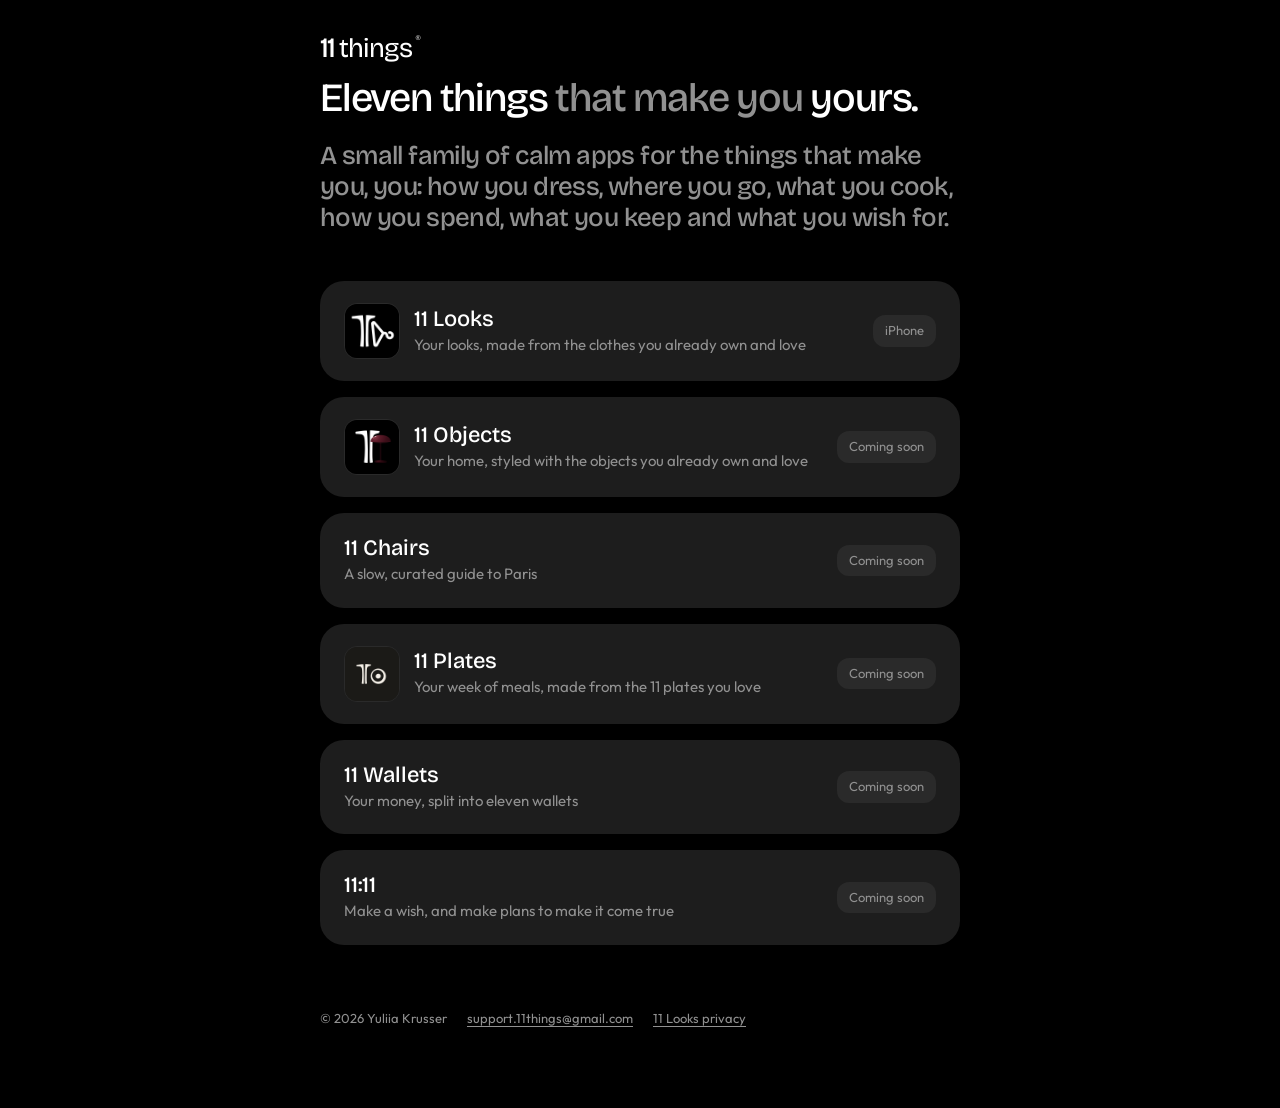
<file: index.html>
<!DOCTYPE html>
<html lang="en">
<head>
<meta charset="utf-8">
<meta name="viewport" content="width=device-width, initial-scale=1">
<title>11 things</title>
<meta name="description" content="A small family of apps built around a limit of eleven: the things that make you yours.">
<link rel="preconnect" href="https://fonts.googleapis.com">
<link rel="preconnect" href="https://fonts.gstatic.com" crossorigin>
<link href="https://fonts.googleapis.com/css2?family=Bricolage+Grotesque:opsz,wght@12..96,400;12..96,500&family=Outfit:wght@400;500&display=swap" rel="stylesheet">
<link rel="stylesheet" href="style.css">
</head>
<body>
<main>
<a class="mark" href="./" aria-label="11 things"><b>11</b><span>things</span><sup>®</sup></a>

<h1>Eleven things <span class="grey">that make you</span> yours.</h1>
<p class="lead"><span class="grey">A small family of calm apps for the things that make you, you: how you dress, where you go, what you cook, how you spend, what you keep and what you wish for.</span></p>

<div class="apps">
  <a class="card app" href="11looks/">
    <img class="icon" src="11looks/icon.png" alt="" width="56" height="56">
    <div style="flex:1"><div class="name">11 Looks</div><div class="what">Your looks, made from the clothes you already own and love</div></div>
    <span class="tag">iPhone</span>
  </a>
  <a class="card app" href="11objects/">
    <img class="icon" src="11objects/icon.png" alt="" width="56" height="56">
    <div style="flex:1"><div class="name">11 Objects</div><div class="what">Your home, styled with the objects you already own and love</div></div>
    <span class="tag">Coming soon</span>
  </a>
  <div class="card app">
    <div><div class="name">11 Chairs</div><div class="what">A slow, curated guide to Paris</div></div>
    <span class="tag">Coming soon</span>
  </div>
  <a class="card app" href="11plates/">
    <img class="icon" src="11plates/icon.png" alt="" width="56" height="56">
    <div style="flex:1"><div class="name">11 Plates</div><div class="what">Your week of meals, made from the 11 plates you love</div></div>
    <span class="tag">Coming soon</span>
  </a>
  <div class="card app">
    <div><div class="name">11 Wallets</div><div class="what">Your money, split into eleven wallets</div></div>
    <span class="tag">Coming soon</span>
  </div>
  <div class="card app">
    <div><div class="name">11:11</div><div class="what">Make a wish, and make plans to make it come true</div></div>
    <span class="tag">Coming soon</span>
  </div>
</div>
<footer>
  <span>© 2026 Yuliia Krusser</span>
  <a href="mailto:support.11things@gmail.com">support.11things@gmail.com</a>
  <a href="11looks/privacy/">11 Looks privacy</a>
</footer>
</main>
</body>
</html>
</file>
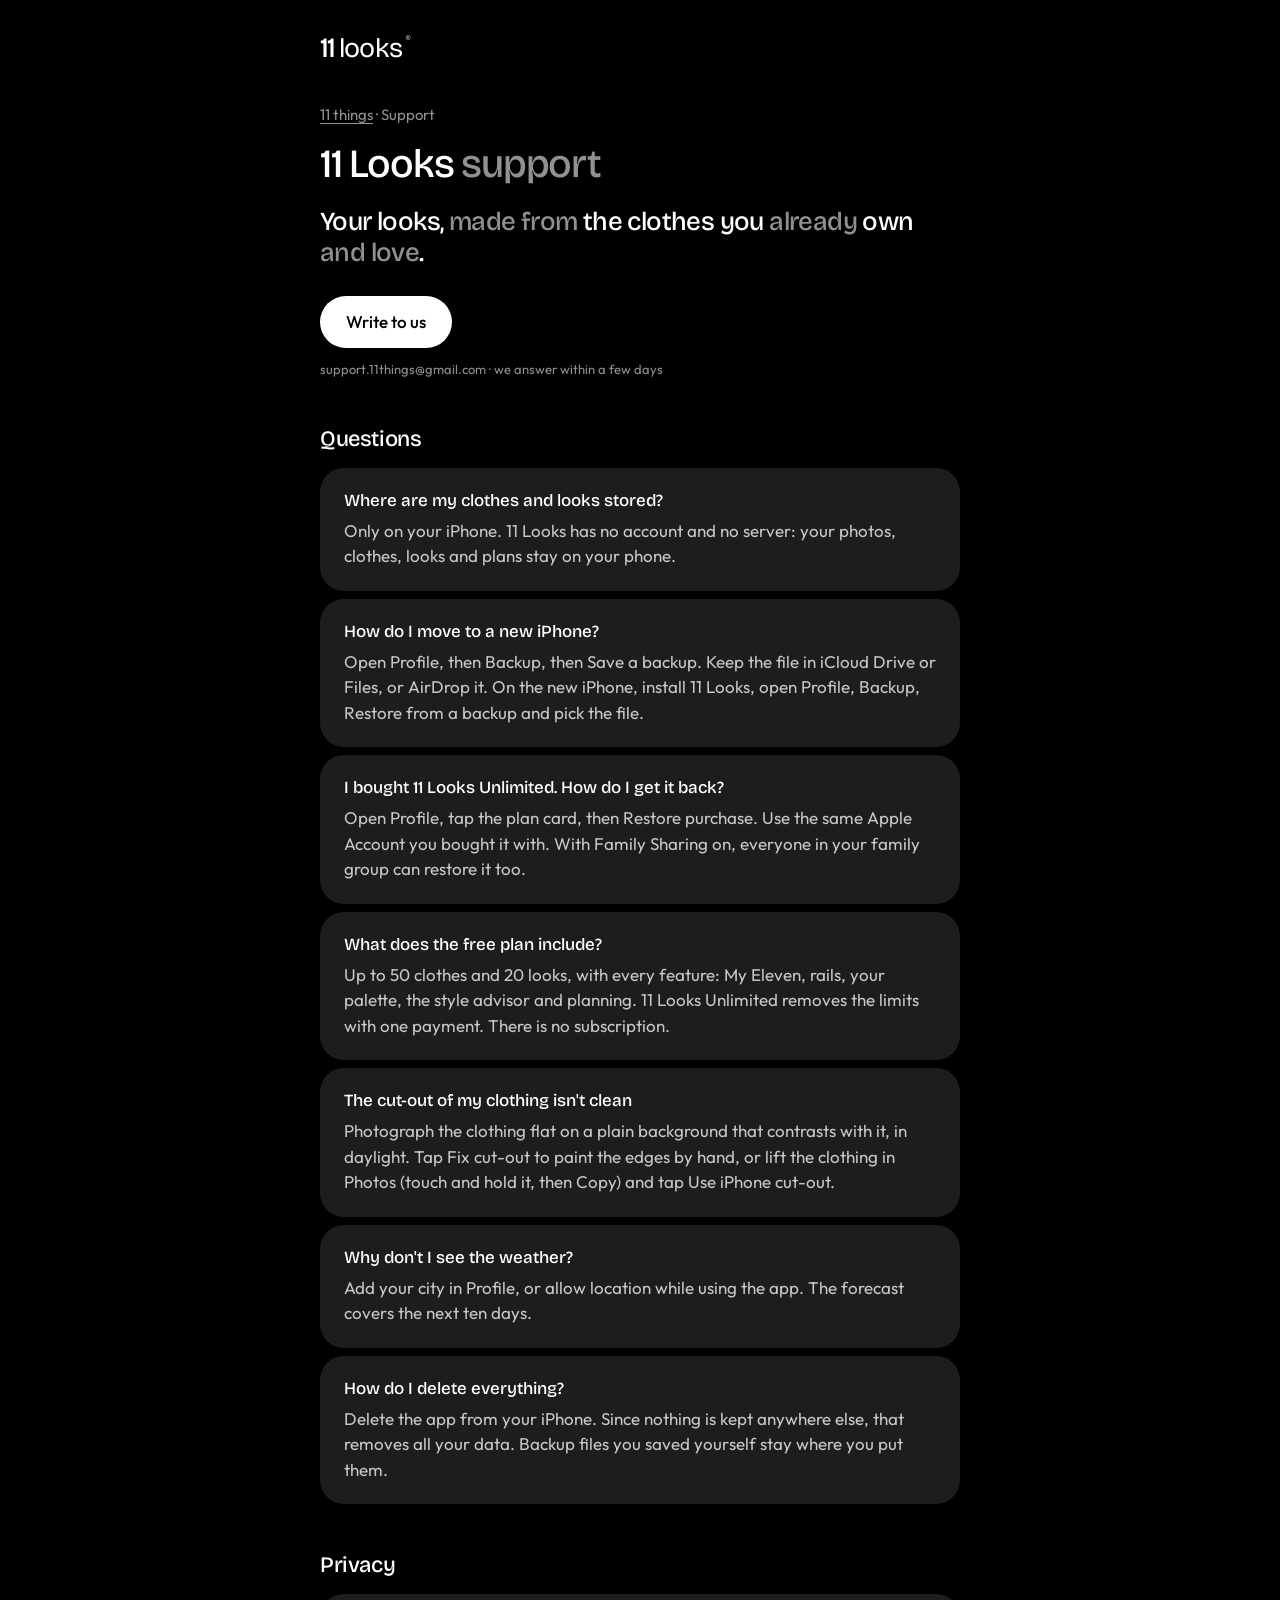
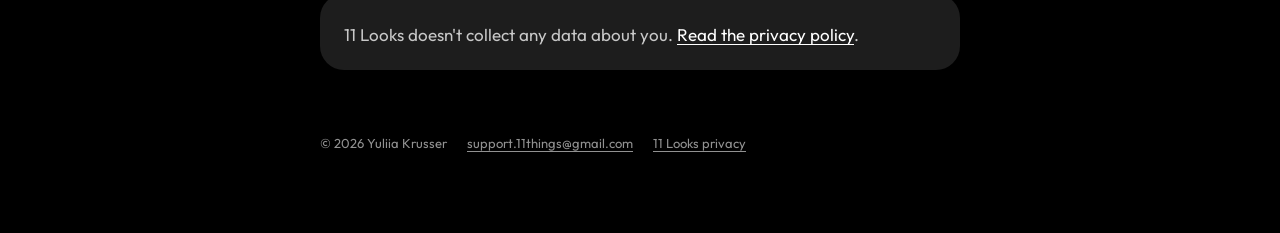
<file: 11looks/index.html>
<!DOCTYPE html>
<html lang="en">
<head>
<meta charset="utf-8">
<meta name="viewport" content="width=device-width, initial-scale=1">
<title>11 Looks: support</title>
<meta name="description" content="Help with 11 Looks, the wardrobe app: backups, purchases, cut-outs, weather and contact.">
<link rel="preconnect" href="https://fonts.googleapis.com">
<link rel="preconnect" href="https://fonts.gstatic.com" crossorigin>
<link href="https://fonts.googleapis.com/css2?family=Bricolage+Grotesque:opsz,wght@12..96,400;12..96,500&family=Outfit:wght@400;500&display=swap" rel="stylesheet">
<link rel="stylesheet" href="../style.css">
</head>
<body>
<main>
<a class="mark" href="../" aria-label="11 looks"><b>11</b><span>looks</span><sup>®</sup></a>

<p class="crumb"><a href="../">11 things</a> · Support</p>
<h1>11 Looks <span class="grey">support</span></h1>
<p class="lead">Your looks, <span class="grey">made from</span> the clothes you <span class="grey">already</span> own <span class="grey">and love</span>.</p>

<a class="pill" href="mailto:support.11things@gmail.com?subject=11%20Looks">Write to us</a>
<p class="small" style="margin-top:12px">support.11things@gmail.com · we answer within a few days</p>

<h2>Questions</h2>

<div class="card">
  <h3>Where are my clothes and looks stored?</h3>
  <p>Only on your iPhone. 11 Looks has no account and no server: your photos, clothes, looks and plans stay on your phone.</p>
</div>

<div class="card">
  <h3>How do I move to a new iPhone?</h3>
  <p>Open Profile, then Backup, then Save a backup. Keep the file in iCloud Drive or Files, or AirDrop it. On the new iPhone, install 11 Looks, open Profile, Backup, Restore from a backup and pick the file.</p>
</div>

<div class="card">
  <h3>I bought 11 Looks Unlimited. How do I get it back?</h3>
  <p>Open Profile, tap the plan card, then Restore purchase. Use the same Apple Account you bought it with. With Family Sharing on, everyone in your family group can restore it too.</p>
</div>

<div class="card">
  <h3>What does the free plan include?</h3>
  <p>Up to 50 clothes and 20 looks, with every feature: My Eleven, rails, your palette, the style advisor and planning. 11 Looks Unlimited removes the limits with one payment. There is no subscription.</p>
</div>

<div class="card">
  <h3>The cut-out of my clothing isn't clean</h3>
  <p>Photograph the clothing flat on a plain background that contrasts with it, in daylight. Tap Fix cut-out to paint the edges by hand, or lift the clothing in Photos (touch and hold it, then Copy) and tap Use iPhone cut-out.</p>
</div>

<div class="card">
  <h3>Why don't I see the weather?</h3>
  <p>Add your city in Profile, or allow location while using the app. The forecast covers the next ten days.</p>
</div>

<div class="card">
  <h3>How do I delete everything?</h3>
  <p>Delete the app from your iPhone. Since nothing is kept anywhere else, that removes all your data. Backup files you saved yourself stay where you put them.</p>
</div>

<h2>Privacy</h2>
<div class="card">
  <p>11 Looks doesn't collect any data about you. <a href="privacy/">Read the privacy policy</a>.</p>
</div>
<footer>
  <span>© 2026 Yuliia Krusser</span>
  <a href="mailto:support.11things@gmail.com">support.11things@gmail.com</a>
  <a href="../11looks/privacy/">11 Looks privacy</a>
</footer>
</main>
</body>
</html>
</file>
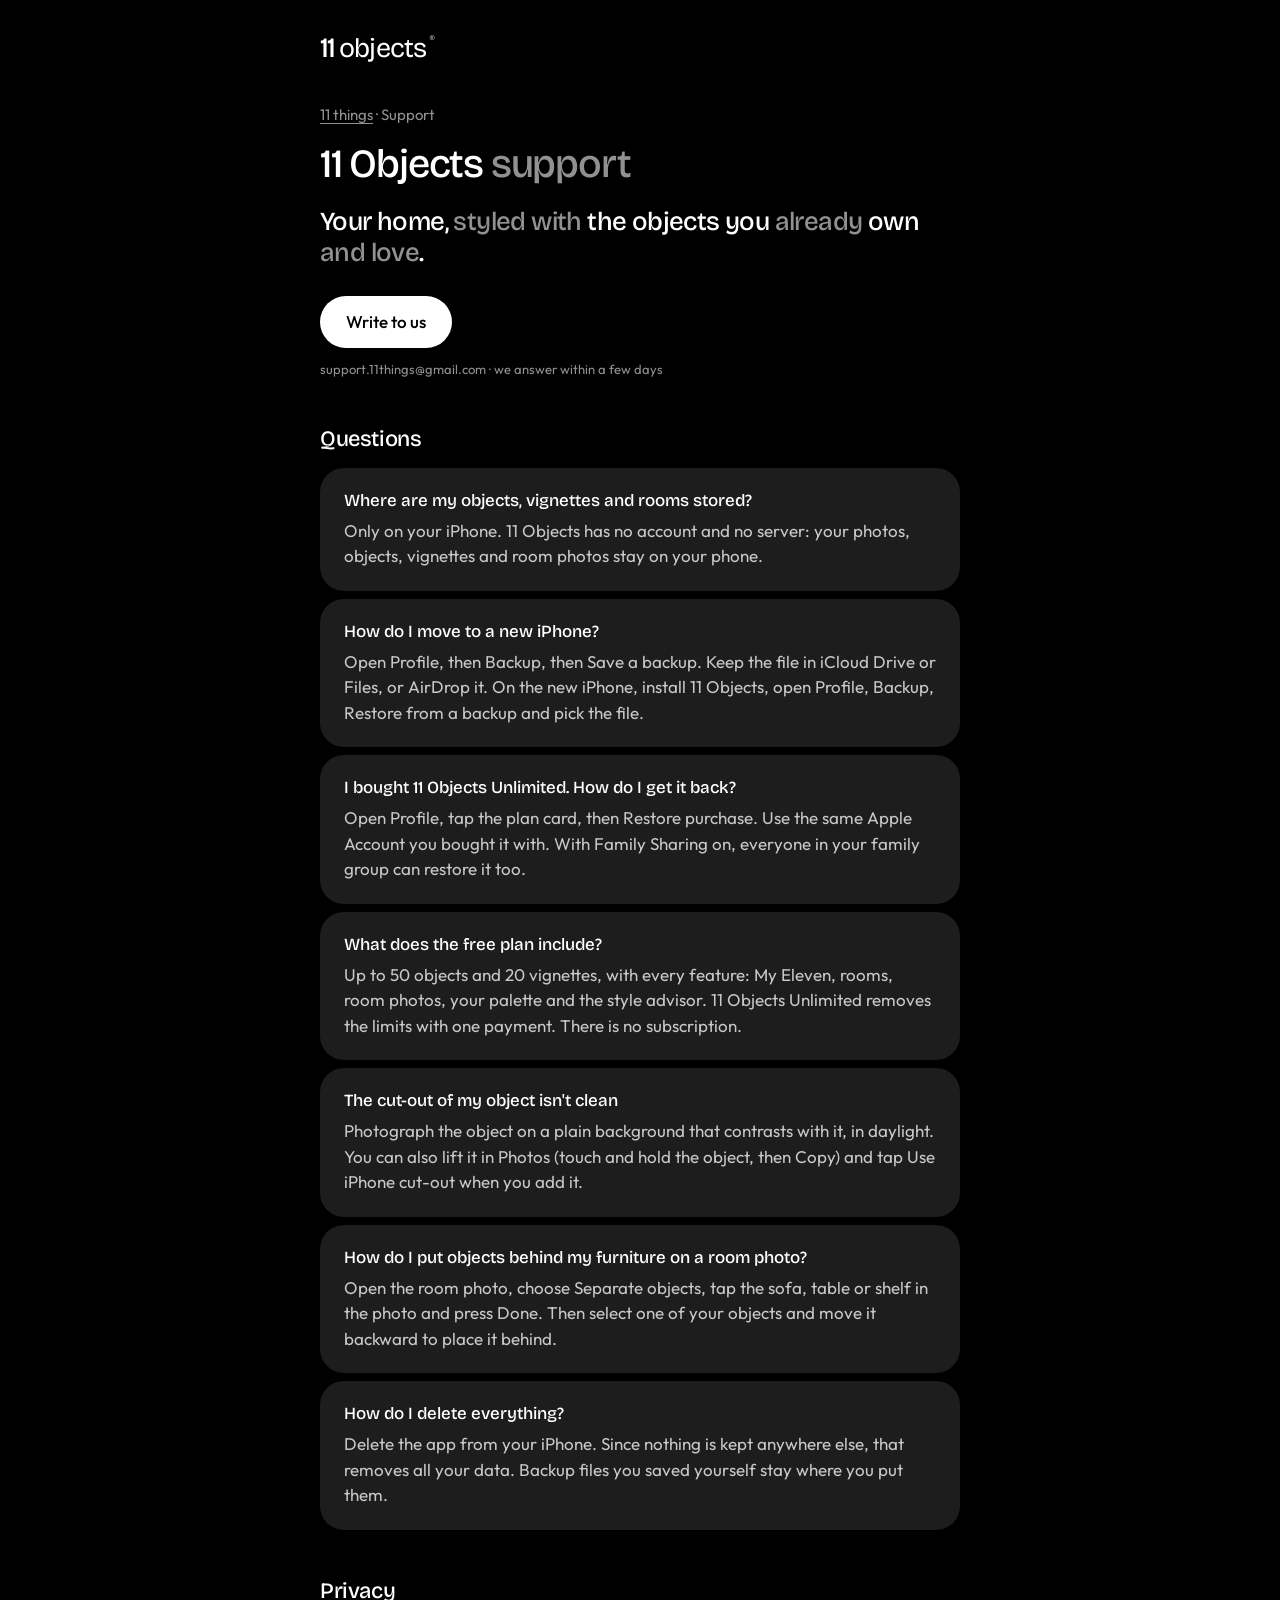
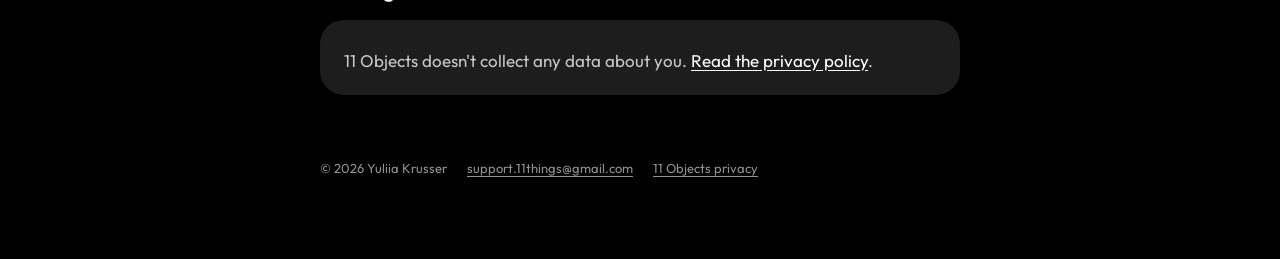
<file: 11objects/index.html>
<!DOCTYPE html>
<html lang="en">
<head>
<meta charset="utf-8">
<meta name="viewport" content="width=device-width, initial-scale=1">
<title>11 Objects: support</title>
<meta name="description" content="Help with 11 Objects, the home styling app: backups, purchases, cut-outs, room photos and contact.">
<link rel="preconnect" href="https://fonts.googleapis.com">
<link rel="preconnect" href="https://fonts.gstatic.com" crossorigin>
<link href="https://fonts.googleapis.com/css2?family=Bricolage+Grotesque:opsz,wght@12..96,400;12..96,500&family=Outfit:wght@400;500&display=swap" rel="stylesheet">
<link rel="stylesheet" href="../style.css">
</head>
<body>
<main>
<a class="mark" href="../" aria-label="11 objects"><b>11</b><span>objects</span><sup>®</sup></a>

<p class="crumb"><a href="../">11 things</a> · Support</p>
<h1>11 Objects <span class="grey">support</span></h1>
<p class="lead">Your home, <span class="grey">styled with</span> the objects you <span class="grey">already</span> own <span class="grey">and love</span>.</p>

<a class="pill" href="mailto:support.11things@gmail.com?subject=11%20Objects">Write to us</a>
<p class="small" style="margin-top:12px">support.11things@gmail.com · we answer within a few days</p>

<h2>Questions</h2>

<div class="card">
  <h3>Where are my objects, vignettes and rooms stored?</h3>
  <p>Only on your iPhone. 11 Objects has no account and no server: your photos, objects, vignettes and room photos stay on your phone.</p>
</div>

<div class="card">
  <h3>How do I move to a new iPhone?</h3>
  <p>Open Profile, then Backup, then Save a backup. Keep the file in iCloud Drive or Files, or AirDrop it. On the new iPhone, install 11 Objects, open Profile, Backup, Restore from a backup and pick the file.</p>
</div>

<div class="card">
  <h3>I bought 11 Objects Unlimited. How do I get it back?</h3>
  <p>Open Profile, tap the plan card, then Restore purchase. Use the same Apple Account you bought it with. With Family Sharing on, everyone in your family group can restore it too.</p>
</div>

<div class="card">
  <h3>What does the free plan include?</h3>
  <p>Up to 50 objects and 20 vignettes, with every feature: My Eleven, rooms, room photos, your palette and the style advisor. 11 Objects Unlimited removes the limits with one payment. There is no subscription.</p>
</div>

<div class="card">
  <h3>The cut-out of my object isn't clean</h3>
  <p>Photograph the object on a plain background that contrasts with it, in daylight. You can also lift it in Photos (touch and hold the object, then Copy) and tap Use iPhone cut-out when you add it.</p>
</div>

<div class="card">
  <h3>How do I put objects behind my furniture on a room photo?</h3>
  <p>Open the room photo, choose Separate objects, tap the sofa, table or shelf in the photo and press Done. Then select one of your objects and move it backward to place it behind.</p>
</div>

<div class="card">
  <h3>How do I delete everything?</h3>
  <p>Delete the app from your iPhone. Since nothing is kept anywhere else, that removes all your data. Backup files you saved yourself stay where you put them.</p>
</div>

<h2>Privacy</h2>
<div class="card">
  <p>11 Objects doesn't collect any data about you. <a href="privacy/">Read the privacy policy</a>.</p>
</div>
<footer>
  <span>© 2026 Yuliia Krusser</span>
  <a href="mailto:support.11things@gmail.com">support.11things@gmail.com</a>
  <a href="../11objects/privacy/">11 Objects privacy</a>
</footer>
</main>
</body>
</html>
</file>
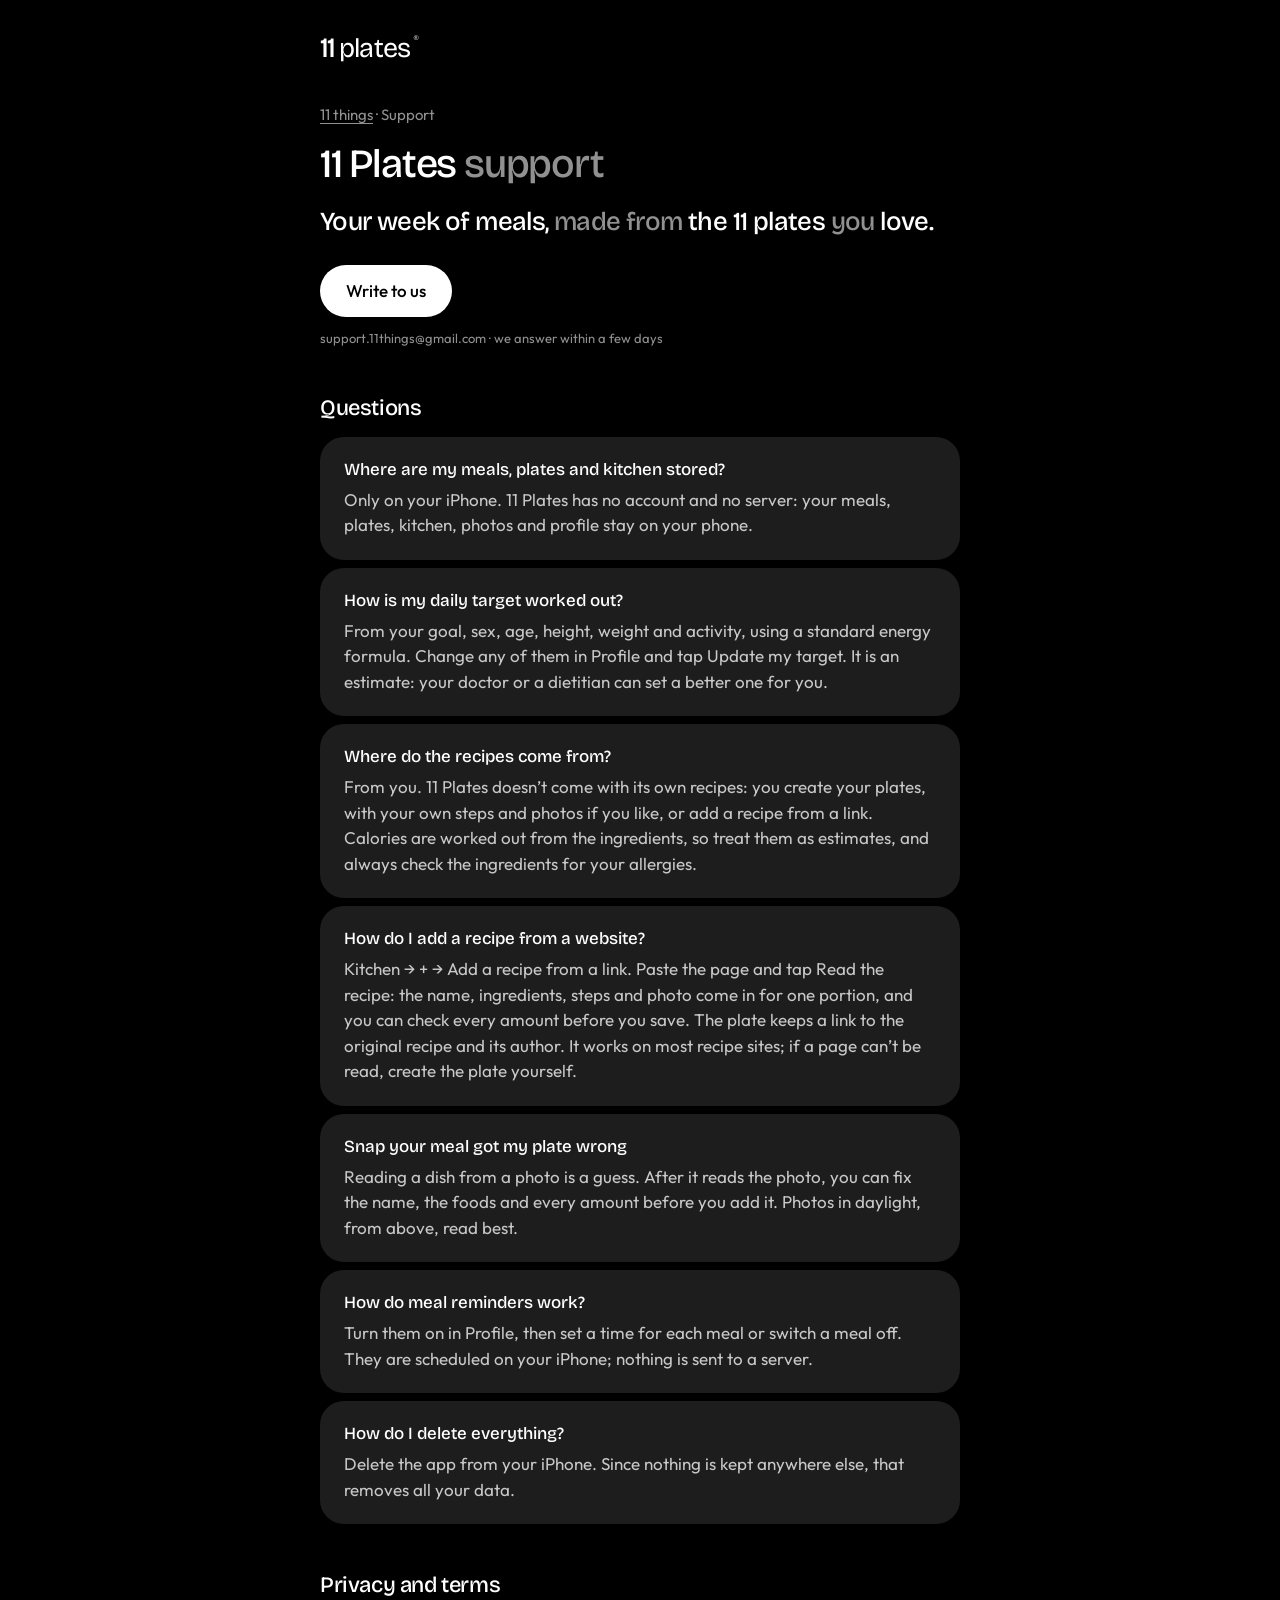
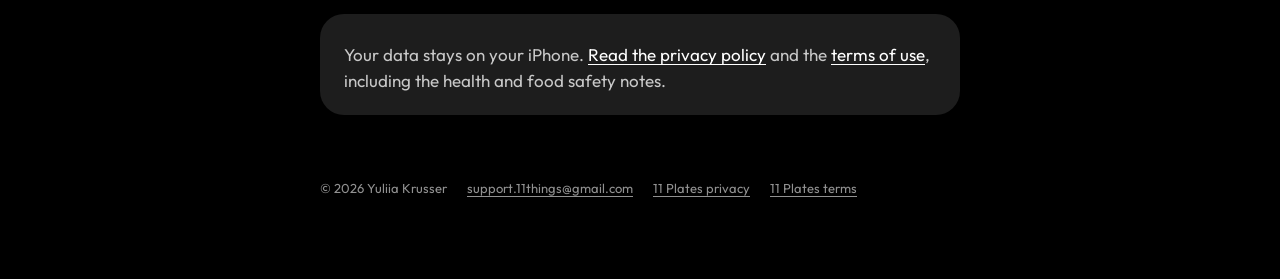
<file: 11plates/index.html>
<!DOCTYPE html>
<html lang="en">
<head>
<meta charset="utf-8">
<meta name="viewport" content="width=device-width, initial-scale=1">
<title>11 Plates: support</title>
<meta name="description" content="Help with 11 Plates, the meal planner: your data, daily target, your recipes, recipes from links, Snap your meal, reminders and contact.">
<link rel="preconnect" href="https://fonts.googleapis.com">
<link rel="preconnect" href="https://fonts.gstatic.com" crossorigin>
<link href="https://fonts.googleapis.com/css2?family=Bricolage+Grotesque:opsz,wght@12..96,400;12..96,500&family=Outfit:wght@400;500&display=swap" rel="stylesheet">
<link rel="stylesheet" href="../style.css">
</head>
<body>
<main>
<a class="mark" href="../" aria-label="11 plates"><b>11</b><span>plates</span><sup>®</sup></a>

<p class="crumb"><a href="../">11 things</a> · Support</p>
<h1>11 Plates <span class="grey">support</span></h1>
<p class="lead">Your week of meals, <span class="grey">made from</span> the 11 plates <span class="grey">you</span> love.</p>

<a class="pill" href="mailto:support.11things@gmail.com?subject=11%20Plates">Write to us</a>
<p class="small" style="margin-top:12px">support.11things@gmail.com · we answer within a few days</p>

<h2>Questions</h2>

<div class="card">
  <h3>Where are my meals, plates and kitchen stored?</h3>
  <p>Only on your iPhone. 11 Plates has no account and no server: your meals, plates, kitchen, photos and profile stay on your phone.</p>
</div>

<div class="card">
  <h3>How is my daily target worked out?</h3>
  <p>From your goal, sex, age, height, weight and activity, using a standard energy formula. Change any of them in Profile and tap Update my target. It is an estimate: your doctor or a dietitian can set a better one for you.</p>
</div>

<div class="card">
  <h3>Where do the recipes come from?</h3>
  <p>From you. 11 Plates doesn’t come with its own recipes: you create your plates, with your own steps and photos if you like, or add a recipe from a link. Calories are worked out from the ingredients, so treat them as estimates, and always check the ingredients for your allergies.</p>
</div>

<div class="card">
  <h3>How do I add a recipe from a website?</h3>
  <p>Kitchen → + → Add a recipe from a link. Paste the page and tap Read the recipe: the name, ingredients, steps and photo come in for one portion, and you can check every amount before you save. The plate keeps a link to the original recipe and its author. It works on most recipe sites; if a page can’t be read, create the plate yourself.</p>
</div>

<div class="card">
  <h3>Snap your meal got my plate wrong</h3>
  <p>Reading a dish from a photo is a guess. After it reads the photo, you can fix the name, the foods and every amount before you add it. Photos in daylight, from above, read best.</p>
</div>

<div class="card">
  <h3>How do meal reminders work?</h3>
  <p>Turn them on in Profile, then set a time for each meal or switch a meal off. They are scheduled on your iPhone; nothing is sent to a server.</p>
</div>

<div class="card">
  <h3>How do I delete everything?</h3>
  <p>Delete the app from your iPhone. Since nothing is kept anywhere else, that removes all your data.</p>
</div>

<h2>Privacy and terms</h2>
<div class="card">
  <p>Your data stays on your iPhone. <a href="privacy/">Read the privacy policy</a> and the <a href="terms/">terms of use</a>, including the health and food safety notes.</p>
</div>
<footer>
  <span>© 2026 Yuliia Krusser</span>
  <a href="mailto:support.11things@gmail.com">support.11things@gmail.com</a>
  <a href="../11plates/privacy/">11 Plates privacy</a>
  <a href="../11plates/terms/">11 Plates terms</a>
</footer>
</main>
</body>
</html>
</file>
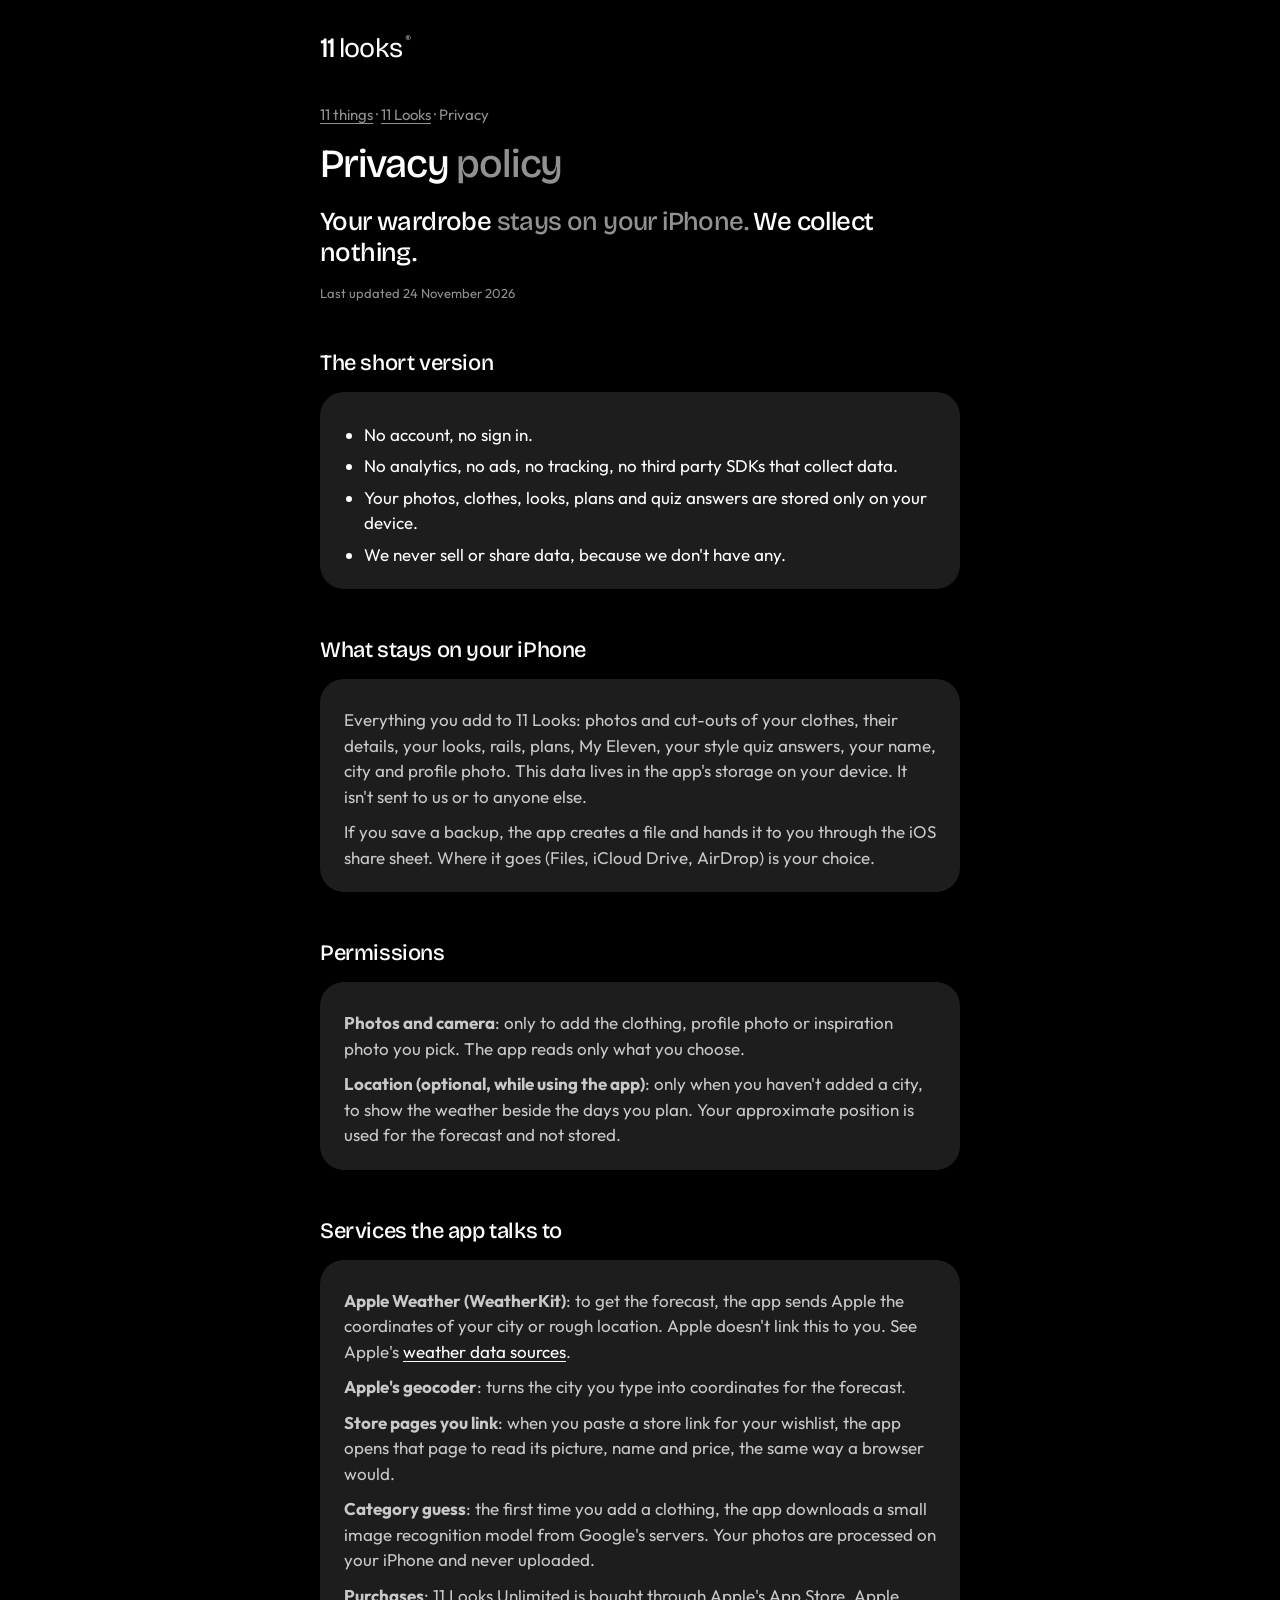
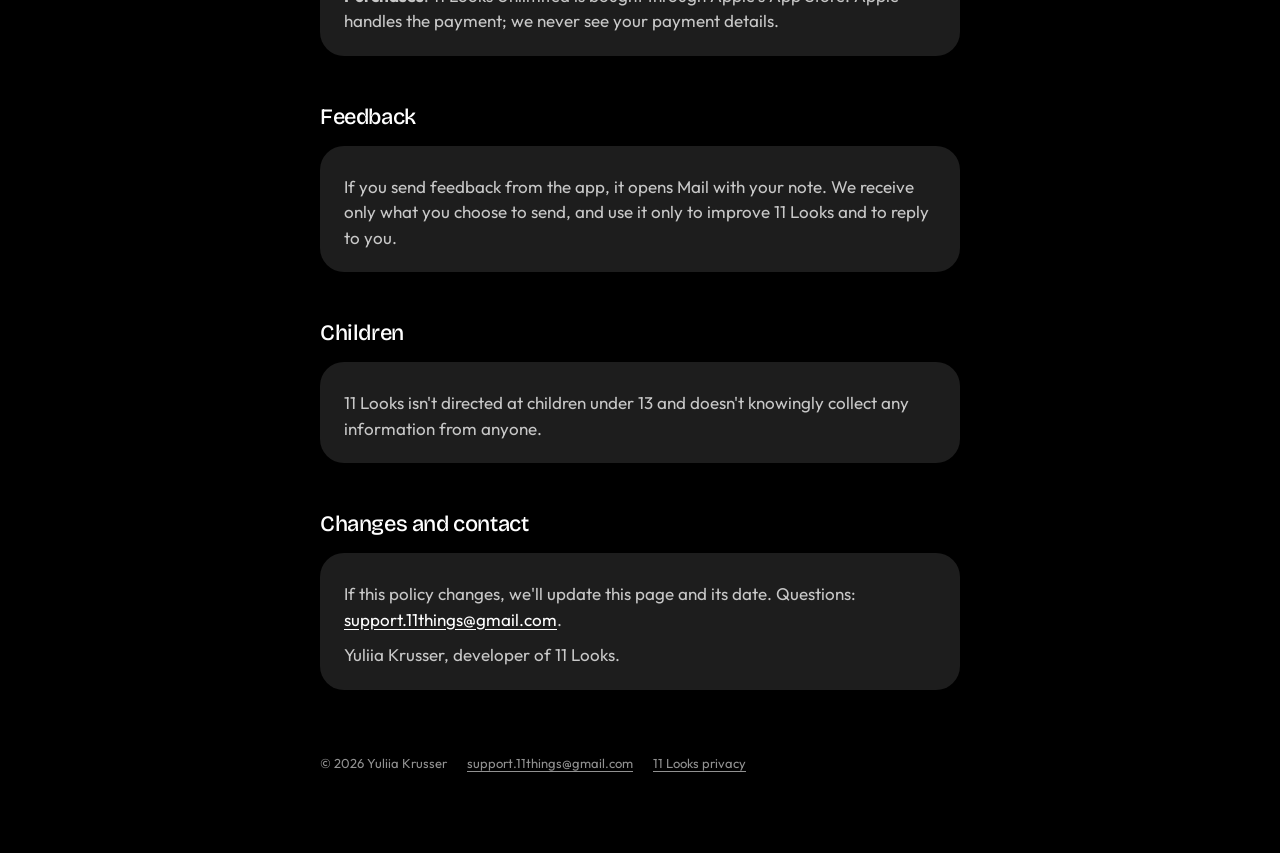
<file: 11looks/privacy/index.html>
<!DOCTYPE html>
<html lang="en">
<head>
<meta charset="utf-8">
<meta name="viewport" content="width=device-width, initial-scale=1">
<title>11 Looks: privacy policy</title>
<meta name="description" content="Privacy policy for 11 Looks. Your wardrobe stays on your iPhone; we collect no data.">
<link rel="preconnect" href="https://fonts.googleapis.com">
<link rel="preconnect" href="https://fonts.gstatic.com" crossorigin>
<link href="https://fonts.googleapis.com/css2?family=Bricolage+Grotesque:opsz,wght@12..96,400;12..96,500&family=Outfit:wght@400;500&display=swap" rel="stylesheet">
<link rel="stylesheet" href="../../style.css">
</head>
<body>
<main>
<a class="mark" href="../../" aria-label="11 looks"><b>11</b><span>looks</span><sup>®</sup></a>

<p class="crumb"><a href="../../">11 things</a> · <a href="../">11 Looks</a> · Privacy</p>
<h1>Privacy <span class="grey">policy</span></h1>
<p class="lead">Your wardrobe <span class="grey">stays on your iPhone.</span> We collect nothing.</p>
<p class="small" style="margin-top:16px">Last updated 24 November 2026</p>

<h2>The short version</h2>
<div class="card">
  <ul>
    <li>No account, no sign in.</li>
    <li>No analytics, no ads, no tracking, no third party SDKs that collect data.</li>
    <li>Your photos, clothes, looks, plans and quiz answers are stored only on your device.</li>
    <li>We never sell or share data, because we don't have any.</li>
  </ul>
</div>

<h2>What stays on your iPhone</h2>
<div class="card">
  <p>Everything you add to 11 Looks: photos and cut-outs of your clothes, their details, your looks, rails, plans, My Eleven, your style quiz answers, your name, city and profile photo. This data lives in the app's storage on your device. It isn't sent to us or to anyone else.</p>
  <p>If you save a backup, the app creates a file and hands it to you through the iOS share sheet. Where it goes (Files, iCloud Drive, AirDrop) is your choice.</p>
</div>

<h2>Permissions</h2>
<div class="card">
  <p><b>Photos and camera</b>: only to add the clothing, profile photo or inspiration photo you pick. The app reads only what you choose.</p>
  <p><b>Location (optional, while using the app)</b>: only when you haven't added a city, to show the weather beside the days you plan. Your approximate position is used for the forecast and not stored.</p>
</div>

<h2>Services the app talks to</h2>
<div class="card">
  <p><b>Apple Weather (WeatherKit)</b>: to get the forecast, the app sends Apple the coordinates of your city or rough location. Apple doesn't link this to you. See Apple's <a href="https://weatherkit.apple.com/legal-attribution.html">weather data sources</a>.</p>
  <p><b>Apple's geocoder</b>: turns the city you type into coordinates for the forecast.</p>
  <p><b>Store pages you link</b>: when you paste a store link for your wishlist, the app opens that page to read its picture, name and price, the same way a browser would.</p>
  <p><b>Category guess</b>: the first time you add a clothing, the app downloads a small image recognition model from Google's servers. Your photos are processed on your iPhone and never uploaded.</p>
  <p><b>Purchases</b>: 11 Looks Unlimited is bought through Apple's App Store. Apple handles the payment; we never see your payment details.</p>
</div>

<h2>Feedback</h2>
<div class="card">
  <p>If you send feedback from the app, it opens Mail with your note. We receive only what you choose to send, and use it only to improve 11 Looks and to reply to you.</p>
</div>

<h2>Children</h2>
<div class="card">
  <p>11 Looks isn't directed at children under 13 and doesn't knowingly collect any information from anyone.</p>
</div>

<h2>Changes and contact</h2>
<div class="card">
  <p>If this policy changes, we'll update this page and its date. Questions: <a href="mailto:support.11things@gmail.com">support.11things@gmail.com</a>.</p>
  <p>Yuliia Krusser, developer of 11 Looks.</p>
</div>
<footer>
  <span>© 2026 Yuliia Krusser</span>
  <a href="mailto:support.11things@gmail.com">support.11things@gmail.com</a>
  <a href="../../11looks/privacy/">11 Looks privacy</a>
</footer>
</main>
</body>
</html>
</file>
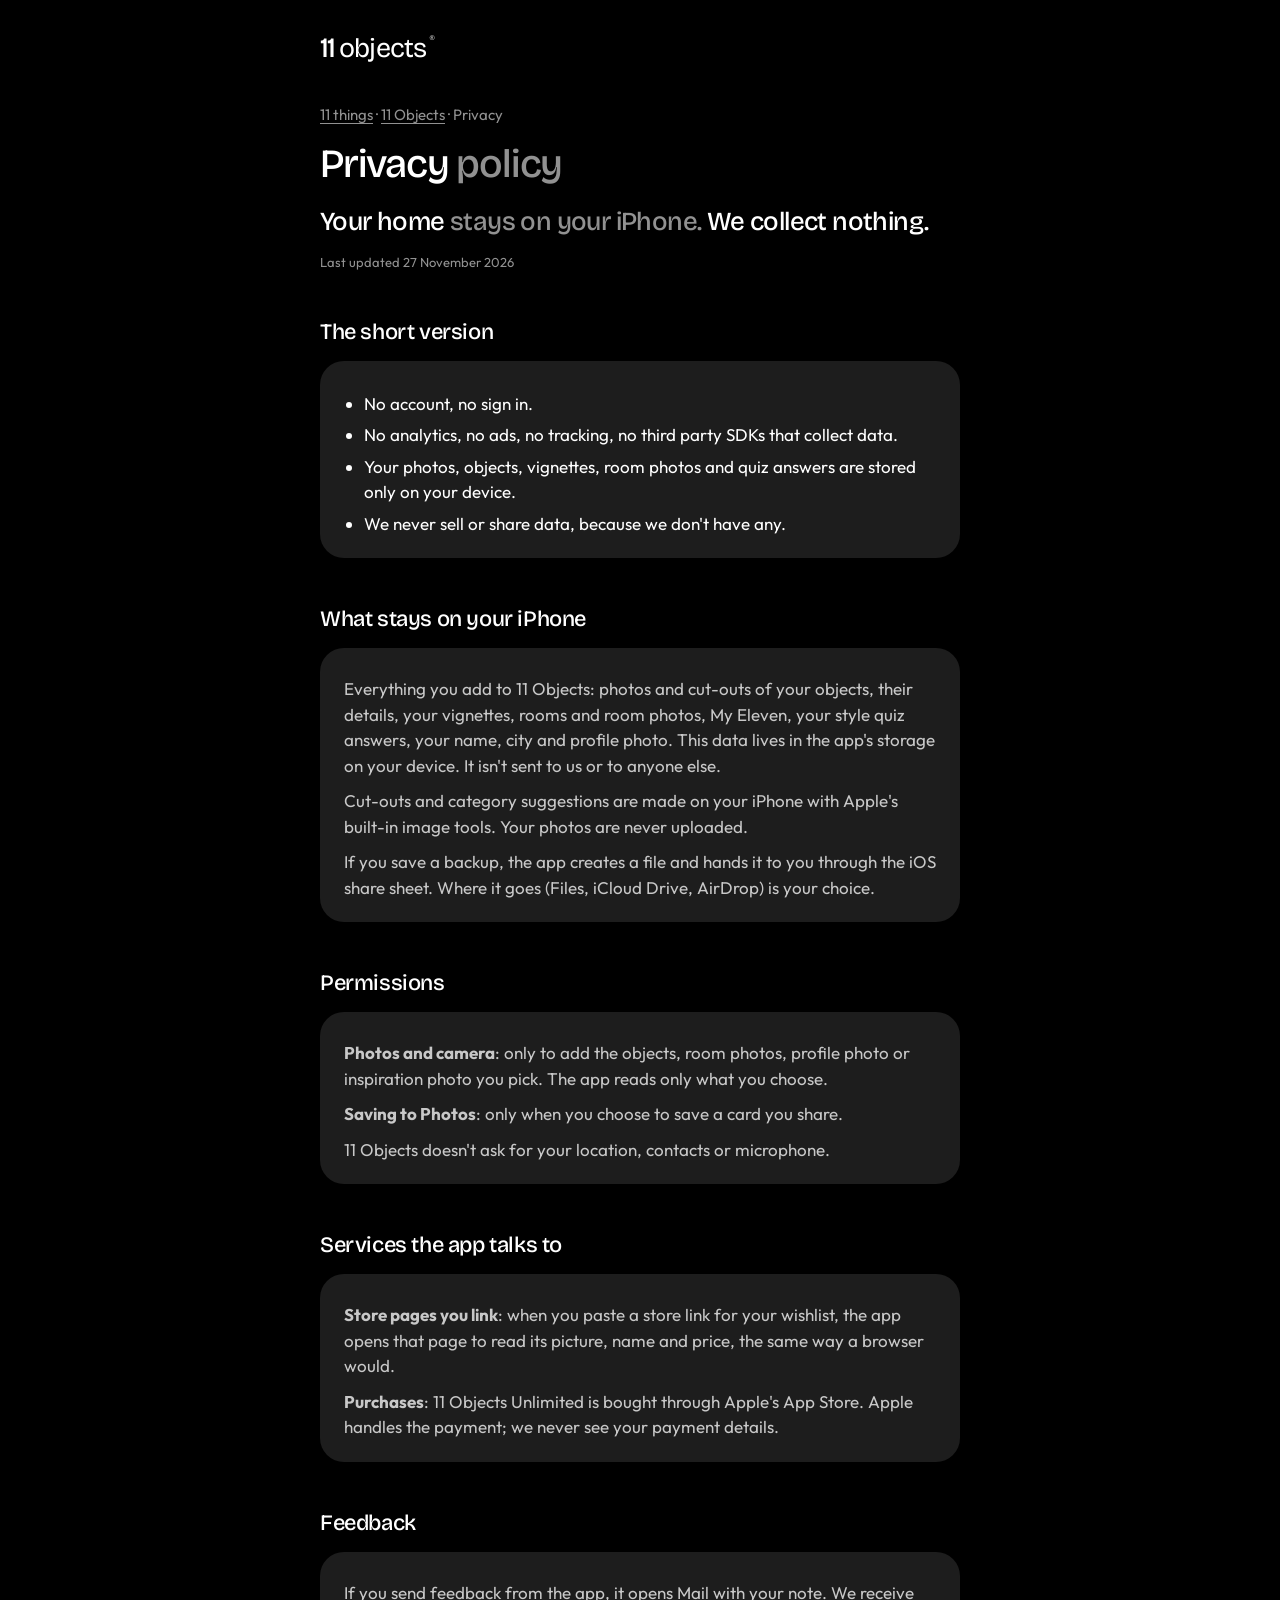
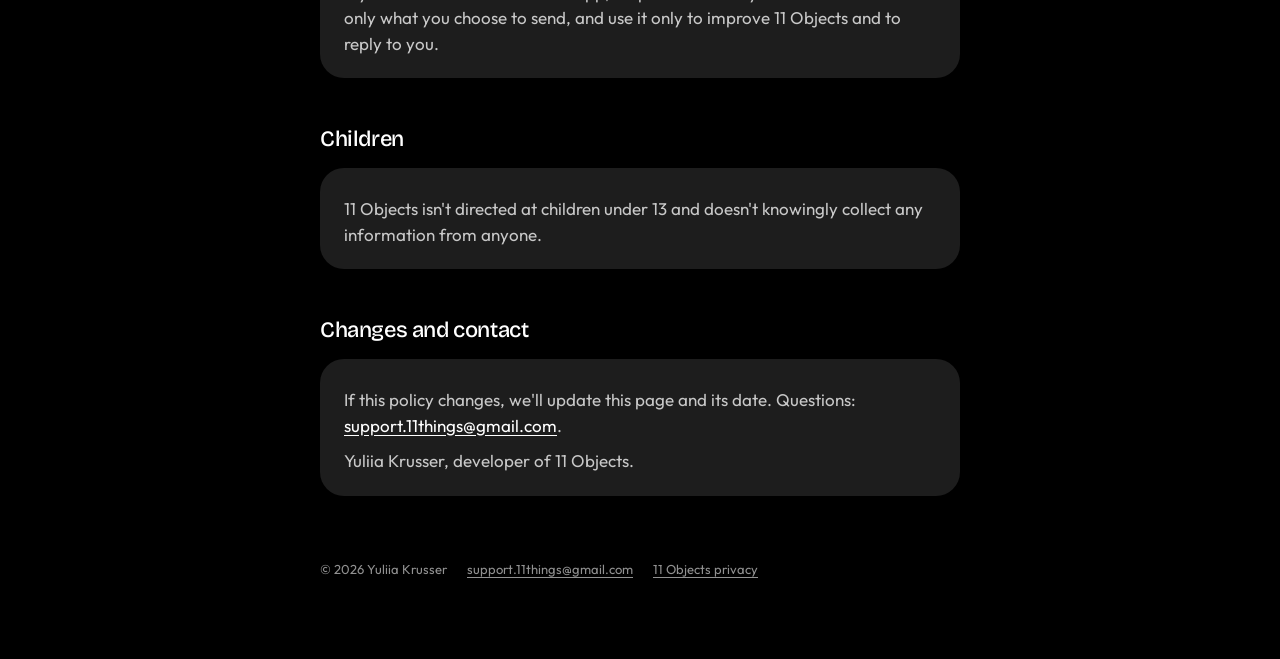
<file: 11objects/privacy/index.html>
<!DOCTYPE html>
<html lang="en">
<head>
<meta charset="utf-8">
<meta name="viewport" content="width=device-width, initial-scale=1">
<title>11 Objects: privacy policy</title>
<meta name="description" content="Privacy policy for 11 Objects. Your home stays on your iPhone; we collect no data.">
<link rel="preconnect" href="https://fonts.googleapis.com">
<link rel="preconnect" href="https://fonts.gstatic.com" crossorigin>
<link href="https://fonts.googleapis.com/css2?family=Bricolage+Grotesque:opsz,wght@12..96,400;12..96,500&family=Outfit:wght@400;500&display=swap" rel="stylesheet">
<link rel="stylesheet" href="../../style.css">
</head>
<body>
<main>
<a class="mark" href="../../" aria-label="11 objects"><b>11</b><span>objects</span><sup>®</sup></a>

<p class="crumb"><a href="../../">11 things</a> · <a href="../">11 Objects</a> · Privacy</p>
<h1>Privacy <span class="grey">policy</span></h1>
<p class="lead">Your home <span class="grey">stays on your iPhone.</span> We collect nothing.</p>
<p class="small" style="margin-top:16px">Last updated 27 November 2026</p>

<h2>The short version</h2>
<div class="card">
  <ul>
    <li>No account, no sign in.</li>
    <li>No analytics, no ads, no tracking, no third party SDKs that collect data.</li>
    <li>Your photos, objects, vignettes, room photos and quiz answers are stored only on your device.</li>
    <li>We never sell or share data, because we don't have any.</li>
  </ul>
</div>

<h2>What stays on your iPhone</h2>
<div class="card">
  <p>Everything you add to 11 Objects: photos and cut-outs of your objects, their details, your vignettes, rooms and room photos, My Eleven, your style quiz answers, your name, city and profile photo. This data lives in the app's storage on your device. It isn't sent to us or to anyone else.</p>
  <p>Cut-outs and category suggestions are made on your iPhone with Apple's built-in image tools. Your photos are never uploaded.</p>
  <p>If you save a backup, the app creates a file and hands it to you through the iOS share sheet. Where it goes (Files, iCloud Drive, AirDrop) is your choice.</p>
</div>

<h2>Permissions</h2>
<div class="card">
  <p><b>Photos and camera</b>: only to add the objects, room photos, profile photo or inspiration photo you pick. The app reads only what you choose.</p>
  <p><b>Saving to Photos</b>: only when you choose to save a card you share.</p>
  <p>11 Objects doesn't ask for your location, contacts or microphone.</p>
</div>

<h2>Services the app talks to</h2>
<div class="card">
  <p><b>Store pages you link</b>: when you paste a store link for your wishlist, the app opens that page to read its picture, name and price, the same way a browser would.</p>
  <p><b>Purchases</b>: 11 Objects Unlimited is bought through Apple's App Store. Apple handles the payment; we never see your payment details.</p>
</div>

<h2>Feedback</h2>
<div class="card">
  <p>If you send feedback from the app, it opens Mail with your note. We receive only what you choose to send, and use it only to improve 11 Objects and to reply to you.</p>
</div>

<h2>Children</h2>
<div class="card">
  <p>11 Objects isn't directed at children under 13 and doesn't knowingly collect any information from anyone.</p>
</div>

<h2>Changes and contact</h2>
<div class="card">
  <p>If this policy changes, we'll update this page and its date. Questions: <a href="mailto:support.11things@gmail.com">support.11things@gmail.com</a>.</p>
  <p>Yuliia Krusser, developer of 11 Objects.</p>
</div>
<footer>
  <span>© 2026 Yuliia Krusser</span>
  <a href="mailto:support.11things@gmail.com">support.11things@gmail.com</a>
  <a href="../../11objects/privacy/">11 Objects privacy</a>
</footer>
</main>
</body>
</html>
</file>
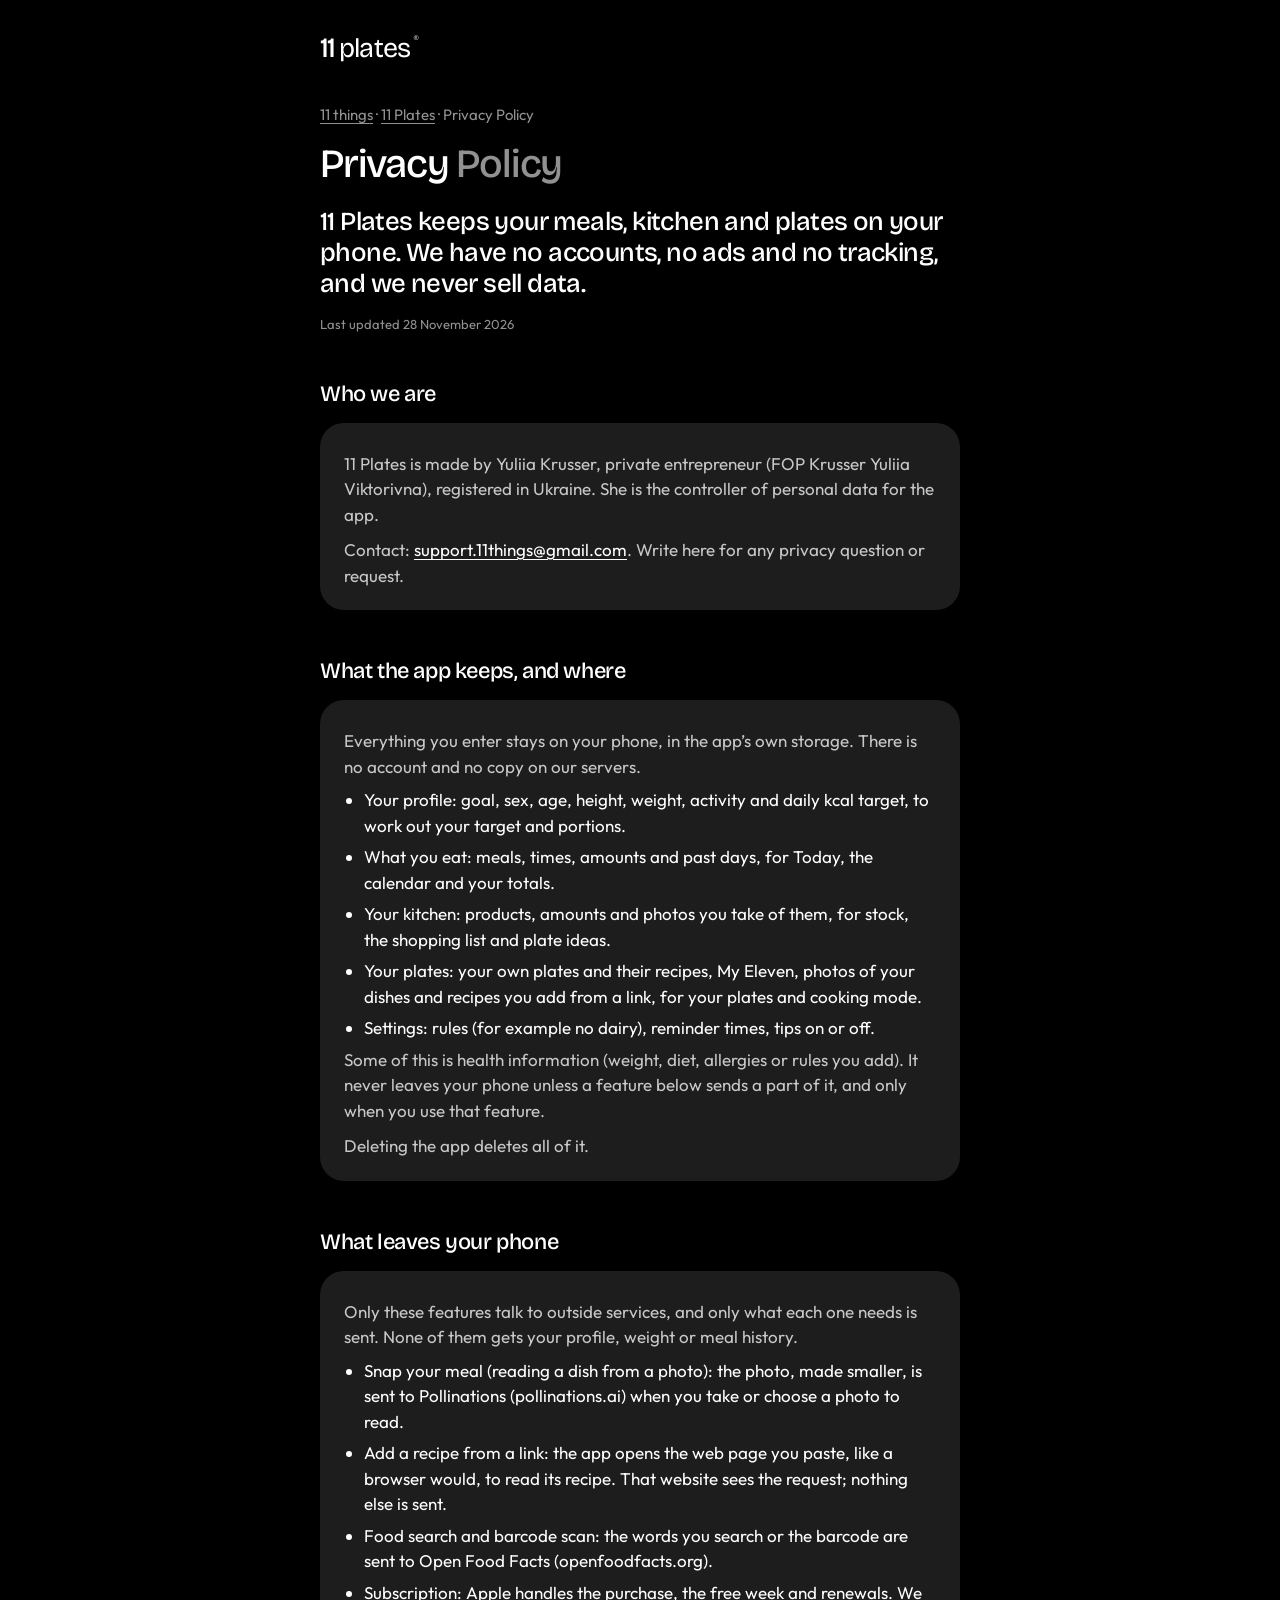
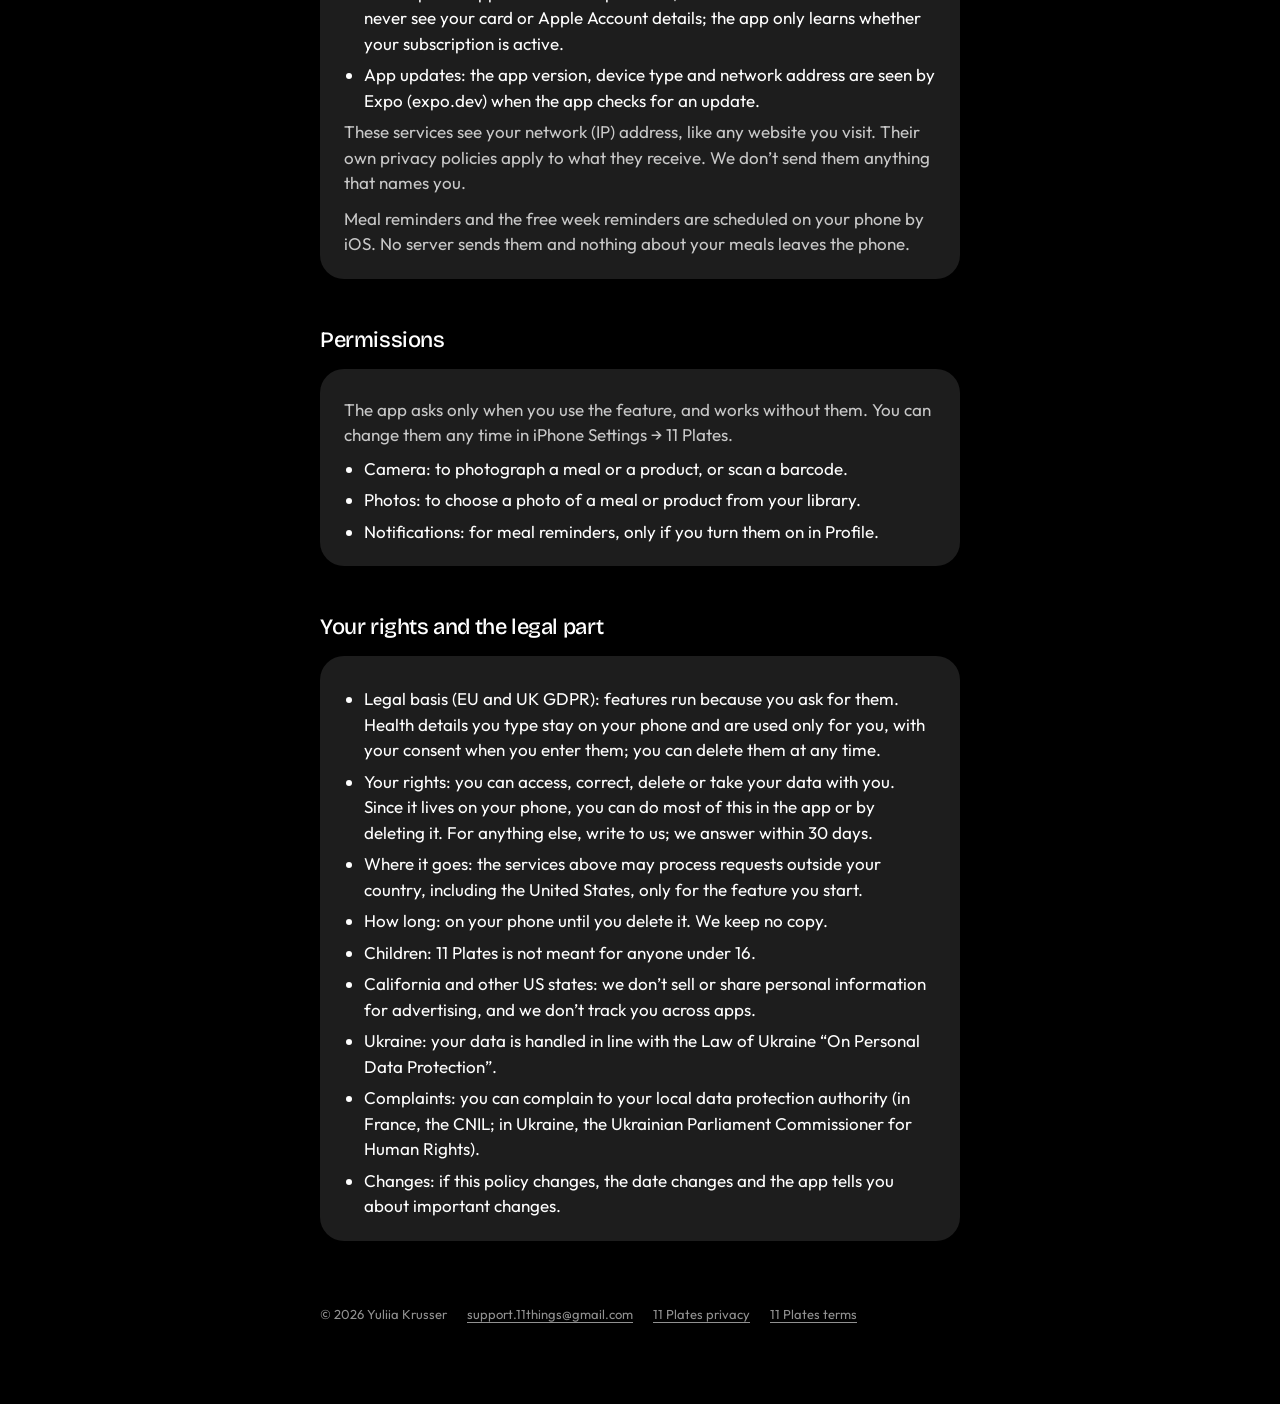
<file: 11plates/privacy/index.html>
<!DOCTYPE html>
<html lang="en">
<head>
<meta charset="utf-8">
<meta name="viewport" content="width=device-width, initial-scale=1">
<title>11 Plates: privacy policy</title>
<meta name="description" content="Privacy policy for 11 Plates. Your meals stay on your iPhone; no account, no ads, no tracking.">
<link rel="preconnect" href="https://fonts.googleapis.com">
<link rel="preconnect" href="https://fonts.gstatic.com" crossorigin>
<link href="https://fonts.googleapis.com/css2?family=Bricolage+Grotesque:opsz,wght@12..96,400;12..96,500&family=Outfit:wght@400;500&display=swap" rel="stylesheet">
<link rel="stylesheet" href="../../style.css">
</head>
<body>
<main>
<a class="mark" href="../../" aria-label="11 plates"><b>11</b><span>plates</span><sup>®</sup></a>

<p class="crumb"><a href="../../">11 things</a> · <a href="../">11 Plates</a> · Privacy Policy</p>
<h1>Privacy <span class="grey">Policy</span></h1>
<p class="lead">11 Plates keeps your meals, kitchen and plates on your phone. We have no accounts, no ads and no tracking, and we never sell data.</p>
<p class="small" style="margin-top:16px">Last updated 28 November 2026</p>

<h2>Who we are</h2>
<div class="card">
  <p>11 Plates is made by Yuliia Krusser, private entrepreneur (FOP Krusser Yuliia Viktorivna), registered in Ukraine. She is the controller of personal data for the app.</p>
  <p>Contact: <a href="mailto:support.11things@gmail.com">support.11things@gmail.com</a>. Write here for any privacy question or request.</p>
</div>

<h2>What the app keeps, and where</h2>
<div class="card">
  <p>Everything you enter stays on your phone, in the app’s own storage. There is no account and no copy on our servers.</p>
  <ul>
    <li>Your profile: goal, sex, age, height, weight, activity and daily kcal target, to work out your target and portions.</li>
    <li>What you eat: meals, times, amounts and past days, for Today, the calendar and your totals.</li>
    <li>Your kitchen: products, amounts and photos you take of them, for stock, the shopping list and plate ideas.</li>
    <li>Your plates: your own plates and their recipes, My Eleven, photos of your dishes and recipes you add from a link, for your plates and cooking mode.</li>
    <li>Settings: rules (for example no dairy), reminder times, tips on or off.</li>
  </ul>
  <p>Some of this is health information (weight, diet, allergies or rules you add). It never leaves your phone unless a feature below sends a part of it, and only when you use that feature.</p>
  <p>Deleting the app deletes all of it.</p>
</div>

<h2>What leaves your phone</h2>
<div class="card">
  <p>Only these features talk to outside services, and only what each one needs is sent. None of them gets your profile, weight or meal history.</p>
  <ul>
    <li>Snap your meal (reading a dish from a photo): the photo, made smaller, is sent to Pollinations (pollinations.ai) when you take or choose a photo to read.</li>
    <li>Add a recipe from a link: the app opens the web page you paste, like a browser would, to read its recipe. That website sees the request; nothing else is sent.</li>
    <li>Food search and barcode scan: the words you search or the barcode are sent to Open Food Facts (openfoodfacts.org).</li>
    <li>Subscription: Apple handles the purchase, the free week and renewals. We never see your card or Apple Account details; the app only learns whether your subscription is active.</li>
    <li>App updates: the app version, device type and network address are seen by Expo (expo.dev) when the app checks for an update.</li>
  </ul>
  <p>These services see your network (IP) address, like any website you visit. Their own privacy policies apply to what they receive. We don’t send them anything that names you.</p>
  <p>Meal reminders and the free week reminders are scheduled on your phone by iOS. No server sends them and nothing about your meals leaves the phone.</p>
</div>

<h2>Permissions</h2>
<div class="card">
  <p>The app asks only when you use the feature, and works without them. You can change them any time in iPhone Settings → 11 Plates.</p>
  <ul>
    <li>Camera: to photograph a meal or a product, or scan a barcode.</li>
    <li>Photos: to choose a photo of a meal or product from your library.</li>
    <li>Notifications: for meal reminders, only if you turn them on in Profile.</li>
  </ul>
</div>

<h2>Your rights and the legal part</h2>
<div class="card">
  <ul>
    <li>Legal basis (EU and UK GDPR): features run because you ask for them. Health details you type stay on your phone and are used only for you, with your consent when you enter them; you can delete them at any time.</li>
    <li>Your rights: you can access, correct, delete or take your data with you. Since it lives on your phone, you can do most of this in the app or by deleting it. For anything else, write to us; we answer within 30 days.</li>
    <li>Where it goes: the services above may process requests outside your country, including the United States, only for the feature you start.</li>
    <li>How long: on your phone until you delete it. We keep no copy.</li>
    <li>Children: 11 Plates is not meant for anyone under 16.</li>
    <li>California and other US states: we don’t sell or share personal information for advertising, and we don’t track you across apps.</li>
    <li>Ukraine: your data is handled in line with the Law of Ukraine “On Personal Data Protection”.</li>
    <li>Complaints: you can complain to your local data protection authority (in France, the CNIL; in Ukraine, the Ukrainian Parliament Commissioner for Human Rights).</li>
    <li>Changes: if this policy changes, the date changes and the app tells you about important changes.</li>
  </ul>
</div>
<footer>
  <span>© 2026 Yuliia Krusser</span>
  <a href="mailto:support.11things@gmail.com">support.11things@gmail.com</a>
  <a href="../../11plates/privacy/">11 Plates privacy</a>
  <a href="../../11plates/terms/">11 Plates terms</a>
</footer>
</main>
</body>
</html>
</file>
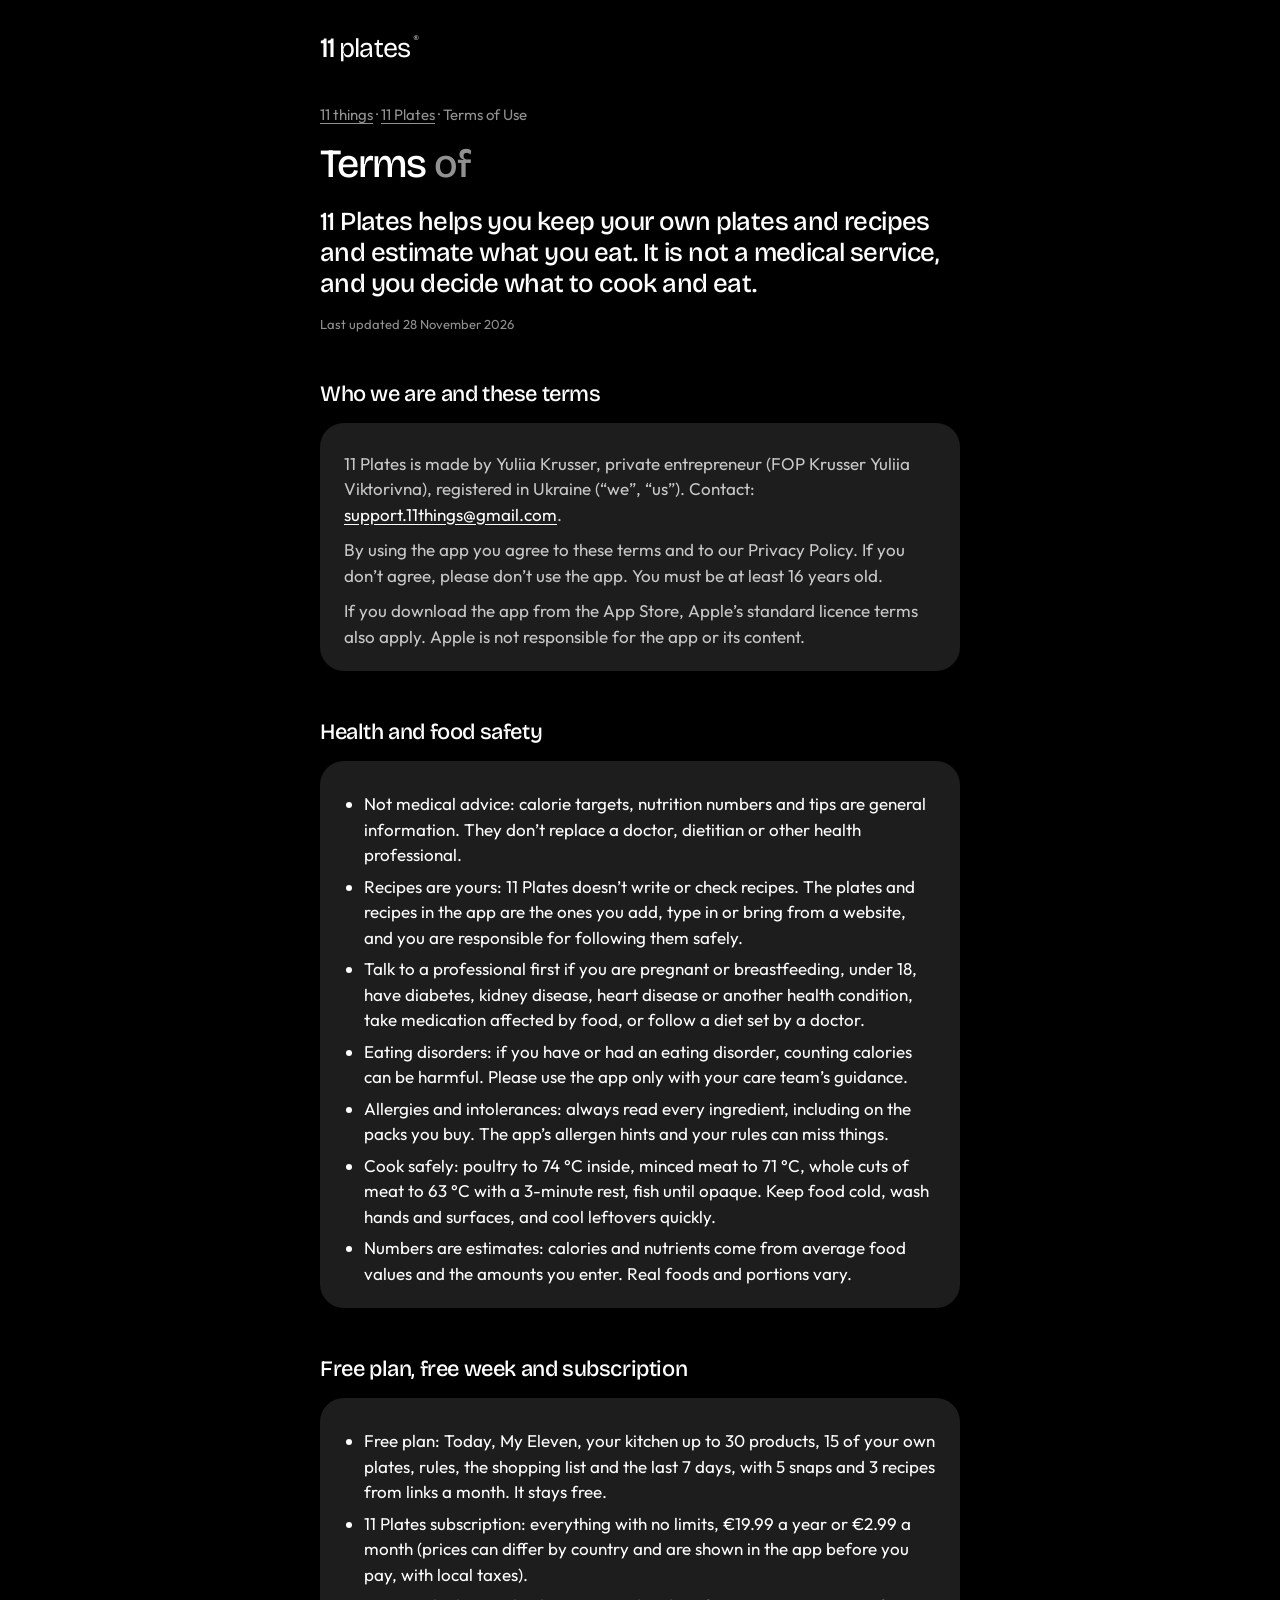
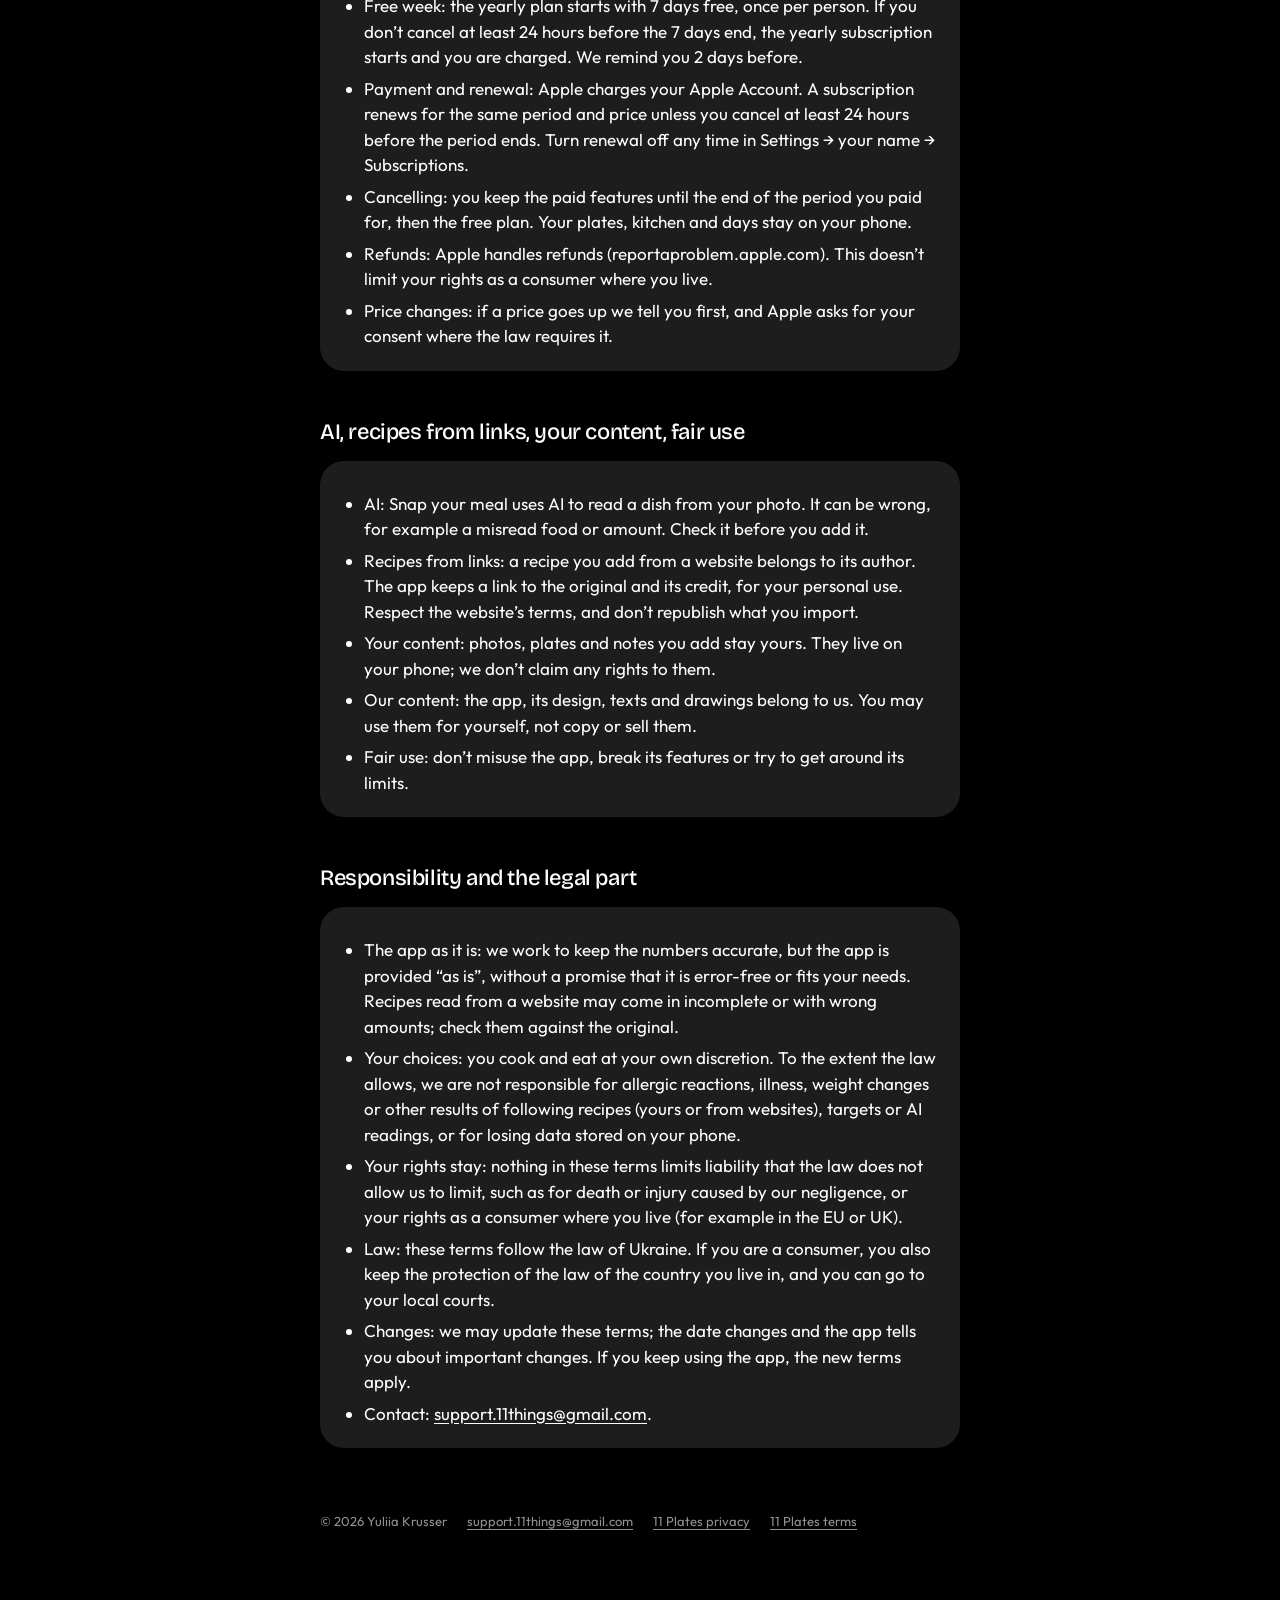
<file: 11plates/terms/index.html>
<!DOCTYPE html>
<html lang="en">
<head>
<meta charset="utf-8">
<meta name="viewport" content="width=device-width, initial-scale=1">
<title>11 Plates: terms of use</title>
<meta name="description" content="Terms of use for 11 Plates: health and food safety, your recipes and recipes from links, responsibility.">
<link rel="preconnect" href="https://fonts.googleapis.com">
<link rel="preconnect" href="https://fonts.gstatic.com" crossorigin>
<link href="https://fonts.googleapis.com/css2?family=Bricolage+Grotesque:opsz,wght@12..96,400;12..96,500&family=Outfit:wght@400;500&display=swap" rel="stylesheet">
<link rel="stylesheet" href="../../style.css">
</head>
<body>
<main>
<a class="mark" href="../../" aria-label="11 plates"><b>11</b><span>plates</span><sup>®</sup></a>

<p class="crumb"><a href="../../">11 things</a> · <a href="../">11 Plates</a> · Terms of Use</p>
<h1>Terms <span class="grey">of</span></h1>
<p class="lead">11 Plates helps you keep your own plates and recipes and estimate what you eat. It is not a medical service, and you decide what to cook and eat.</p>
<p class="small" style="margin-top:16px">Last updated 28 November 2026</p>

<h2>Who we are and these terms</h2>
<div class="card">
  <p>11 Plates is made by Yuliia Krusser, private entrepreneur (FOP Krusser Yuliia Viktorivna), registered in Ukraine (“we”, “us”). Contact: <a href="mailto:support.11things@gmail.com">support.11things@gmail.com</a>.</p>
  <p>By using the app you agree to these terms and to our Privacy Policy. If you don’t agree, please don’t use the app. You must be at least 16 years old.</p>
  <p>If you download the app from the App Store, Apple’s standard licence terms also apply. Apple is not responsible for the app or its content.</p>
</div>

<h2>Health and food safety</h2>
<div class="card">
  <ul>
    <li>Not medical advice: calorie targets, nutrition numbers and tips are general information. They don’t replace a doctor, dietitian or other health professional.</li>
    <li>Recipes are yours: 11 Plates doesn’t write or check recipes. The plates and recipes in the app are the ones you add, type in or bring from a website, and you are responsible for following them safely.</li>
    <li>Talk to a professional first if you are pregnant or breastfeeding, under 18, have diabetes, kidney disease, heart disease or another health condition, take medication affected by food, or follow a diet set by a doctor.</li>
    <li>Eating disorders: if you have or had an eating disorder, counting calories can be harmful. Please use the app only with your care team’s guidance.</li>
    <li>Allergies and intolerances: always read every ingredient, including on the packs you buy. The app’s allergen hints and your rules can miss things.</li>
    <li>Cook safely: poultry to 74 °C inside, minced meat to 71 °C, whole cuts of meat to 63 °C with a 3-minute rest, fish until opaque. Keep food cold, wash hands and surfaces, and cool leftovers quickly.</li>
    <li>Numbers are estimates: calories and nutrients come from average food values and the amounts you enter. Real foods and portions vary.</li>
  </ul>
</div>

<h2>Free plan, free week and subscription</h2>
<div class="card">
  <ul>
    <li>Free plan: Today, My Eleven, your kitchen up to 30 products, 15 of your own plates, rules, the shopping list and the last 7 days, with 5 snaps and 3 recipes from links a month. It stays free.</li>
    <li>11 Plates subscription: everything with no limits, €19.99 a year or €2.99 a month (prices can differ by country and are shown in the app before you pay, with local taxes).</li>
    <li>Free week: the yearly plan starts with 7 days free, once per person. If you don’t cancel at least 24 hours before the 7 days end, the yearly subscription starts and you are charged. We remind you 2 days before.</li>
    <li>Payment and renewal: Apple charges your Apple Account. A subscription renews for the same period and price unless you cancel at least 24 hours before the period ends. Turn renewal off any time in Settings → your name → Subscriptions.</li>
    <li>Cancelling: you keep the paid features until the end of the period you paid for, then the free plan. Your plates, kitchen and days stay on your phone.</li>
    <li>Refunds: Apple handles refunds (reportaproblem.apple.com). This doesn’t limit your rights as a consumer where you live.</li>
    <li>Price changes: if a price goes up we tell you first, and Apple asks for your consent where the law requires it.</li>
  </ul>
</div>

<h2>AI, recipes from links, your content, fair use</h2>
<div class="card">
  <ul>
    <li>AI: Snap your meal uses AI to read a dish from your photo. It can be wrong, for example a misread food or amount. Check it before you add it.</li>
    <li>Recipes from links: a recipe you add from a website belongs to its author. The app keeps a link to the original and its credit, for your personal use. Respect the website’s terms, and don’t republish what you import.</li>
    <li>Your content: photos, plates and notes you add stay yours. They live on your phone; we don’t claim any rights to them.</li>
    <li>Our content: the app, its design, texts and drawings belong to us. You may use them for yourself, not copy or sell them.</li>
    <li>Fair use: don’t misuse the app, break its features or try to get around its limits.</li>
  </ul>
</div>

<h2>Responsibility and the legal part</h2>
<div class="card">
  <ul>
    <li>The app as it is: we work to keep the numbers accurate, but the app is provided “as is”, without a promise that it is error-free or fits your needs. Recipes read from a website may come in incomplete or with wrong amounts; check them against the original.</li>
    <li>Your choices: you cook and eat at your own discretion. To the extent the law allows, we are not responsible for allergic reactions, illness, weight changes or other results of following recipes (yours or from websites), targets or AI readings, or for losing data stored on your phone.</li>
    <li>Your rights stay: nothing in these terms limits liability that the law does not allow us to limit, such as for death or injury caused by our negligence, or your rights as a consumer where you live (for example in the EU or UK).</li>
    <li>Law: these terms follow the law of Ukraine. If you are a consumer, you also keep the protection of the law of the country you live in, and you can go to your local courts.</li>
    <li>Changes: we may update these terms; the date changes and the app tells you about important changes. If you keep using the app, the new terms apply.</li>
    <li>Contact: <a href="mailto:support.11things@gmail.com">support.11things@gmail.com</a>.</li>
  </ul>
</div>
<footer>
  <span>© 2026 Yuliia Krusser</span>
  <a href="mailto:support.11things@gmail.com">support.11things@gmail.com</a>
  <a href="../../11plates/privacy/">11 Plates privacy</a>
  <a href="../../11plates/terms/">11 Plates terms</a>
</footer>
</main>
</body>
</html>
</file>
<file: style.css>
/* 11 things: black like the icon and the apps' dark mode: black page, dark cards #1D1D1D, white words, neutral greys */
:root {
  --page: #000000;
  --card: #1D1D1D;
  --ink: #FFFFFF;
  --muted: #919191;
  --line: #333333;
}
* { box-sizing: border-box; }
html { -webkit-text-size-adjust: 100%; color-scheme: dark; background: #000; }
body {
  margin: 0;
  background: var(--page);
  color: var(--ink);
  font-family: 'Outfit', -apple-system, BlinkMacSystemFont, sans-serif;
  font-size: 17px;
  line-height: 1.5;
  -webkit-font-smoothing: antialiased;
}
main { max-width: 680px; margin: 0 auto; padding: 32px 20px 80px; }
a { color: var(--ink); text-underline-offset: 3px; }
.mark { display: inline-flex; align-items: flex-start; gap: 5px; text-decoration: none; }
.mark b { font-family: 'Bricolage Grotesque', sans-serif; font-weight: 500; font-size: 28px; line-height: 32px; letter-spacing: -2px; }
.mark span { font-family: 'Bricolage Grotesque', sans-serif; font-weight: 400; font-size: 27px; line-height: 32px; letter-spacing: -0.8px; }
.mark sup { font-size: 11px; line-height: 14px; margin-left: -2px; }
.crumb { margin-top: 40px; font-size: 15px; color: var(--muted); }
.crumb a { color: var(--muted); }
h1 {
  font-family: 'Bricolage Grotesque', sans-serif; font-weight: 500;
  font-size: 40px; line-height: 44px; letter-spacing: -1.2px; margin: 12px 0 0;
}
h1 .grey, .lead .grey { color: var(--muted); }
.lead {
  font-family: 'Bricolage Grotesque', sans-serif; font-weight: 500;
  font-size: 26px; line-height: 31px; letter-spacing: -0.6px; margin: 20px 0 0;
}
h2 {
  font-family: 'Bricolage Grotesque', sans-serif; font-weight: 500;
  font-size: 22px; line-height: 26px; letter-spacing: -0.4px; margin: 48px 0 16px;
}
.card { background: var(--card); border-radius: 24px; padding: 22px 24px; margin-top: 8px; }
.card h3 { font-family: 'Bricolage Grotesque', sans-serif; font-weight: 500; font-size: 17px; line-height: 22px; margin: 0; }
.card p { margin: 6px 0 0; color: #C8C8C8; }
.card p + p { margin-top: 10px; }
.apps { display: grid; gap: 8px; margin-top: 40px; }
.app { display: flex; align-items: center; justify-content: space-between; gap: 14px; text-decoration: none; }
.app .name { font-family: 'Bricolage Grotesque', sans-serif; font-weight: 500; font-size: 22px; line-height: 26px; }
.app .what { color: var(--muted); font-size: 15px; margin-top: 2px; }
.tag { flex: none; font-size: 13px; color: var(--muted); background: #2A2A2A; border-radius: 12px; padding: 6px 12px; }
.pill {
  display: inline-flex; align-items: center; height: 52px; padding: 0 26px; margin-top: 28px;
  background: var(--ink); color: #000; border-radius: 999px; text-decoration: none; font-weight: 500; font-size: 17px;
}
.small { font-size: 13px; line-height: 18px; color: var(--muted); }
ul { padding-left: 20px; margin: 8px 0 0; }
li + li { margin-top: 6px; }
footer { margin-top: 64px; display: flex; flex-wrap: wrap; gap: 8px 20px; font-size: 13px; color: var(--muted); }
footer a { color: var(--muted); }
@media (max-width: 480px) {
  h1 { font-size: 34px; line-height: 38px; }
  .lead { font-size: 22px; line-height: 27px; }
}
.icon { flex: none; width: 56px; height: 56px; border-radius: 13px; border: 1px solid #2A2A2A; }
</file>
